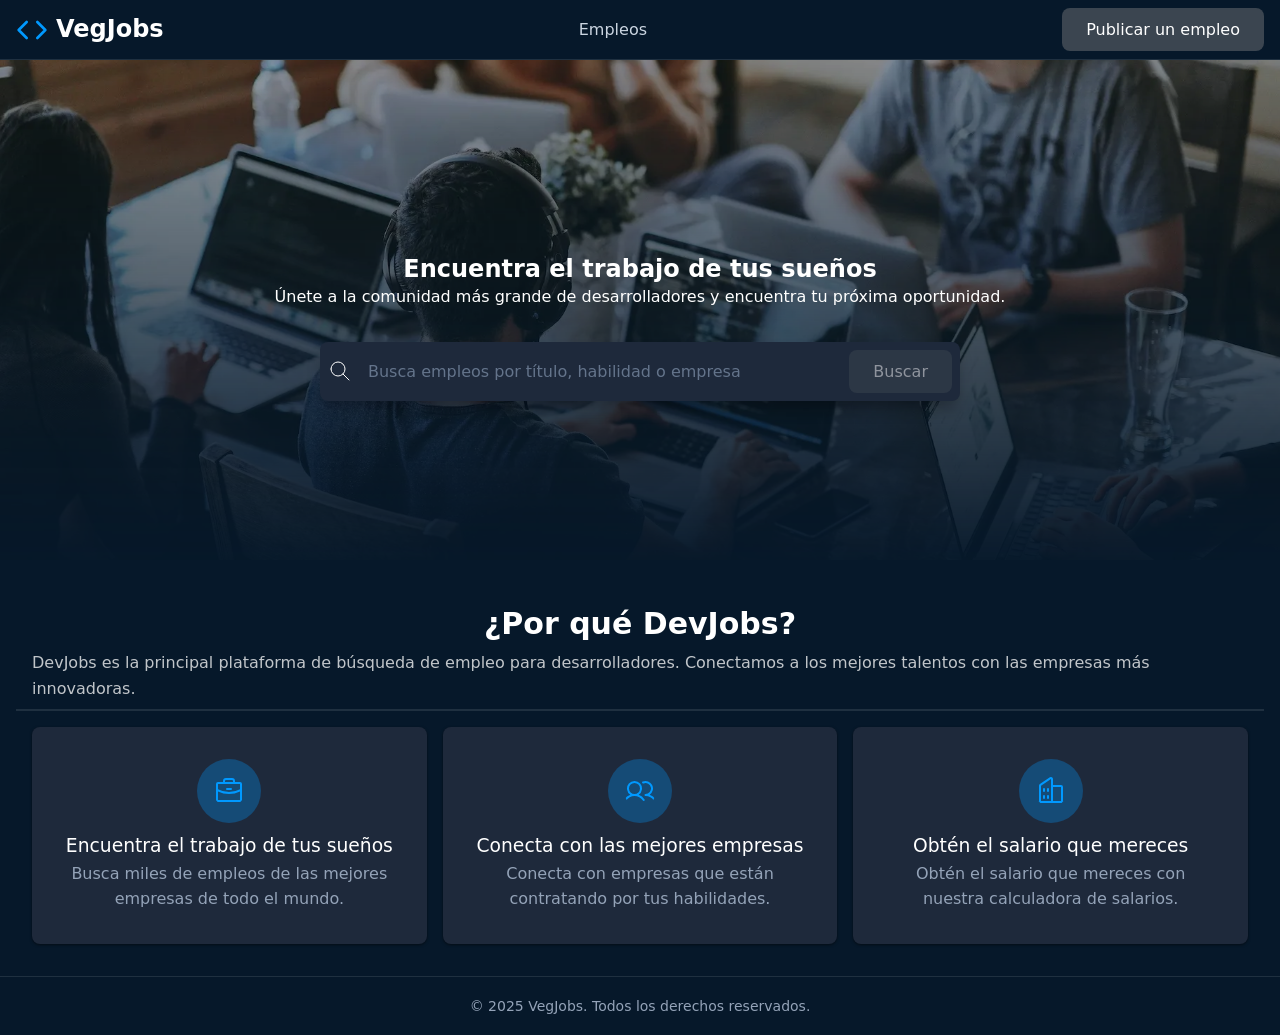
<file: 00-html-css/mine/index.html>
<!DOCTYPE html>
<html lang="es">
<meta>
    <title>VegJobs - Inicio</title>

    <meta charset="UTF-8">
    <meta name="viewport" content="width=device-width, initial-scale=1.0">
    <meta name="description" content="Encuentra las mejores ofertas de trabajo para desarrolladores en DevJobs.">
    
    <link rel="stylesheet" href="style.css">
</head>
<body>
    <header>
        <a class="logo" href="index.html">
            <h1>
                    <svg fill="none" stroke="currentColor" stroke-linecap="round" stroke-linejoin="round" stroke-width="2"
                    viewBox="0 0 24 24" xmlns="http://www.w3.org/2000/svg">
                    <polyline points="16 18 22 12 16 6"></polyline>
                    <polyline points="8 6 2 12 8 18"></polyline>
                    </svg>
                    VegJobs
            </h1>
        </a>
        <nav>
            <a href="/00-html-css/mine/pages/empleos.html">Empleos</a>
        </nav>

        <div>
            <button>Publicar un empleo</button>
        </div>
    </header>

    <main>
        <section>
            <img src="./background.webp" width="200" />
            <h1>Encuentra el trabajo de tus sueños</h1>
            <p>Únete a la comunidad más grande de desarrolladores y encuentra tu próxima oportunidad.</p>

            <form role="search">
                <div>
                    <svg xmlns="http://www.w3.org/2000/svg" width="24" height="24" viewBox="0 0 24 24" fill="none"
                    stroke="currentColor" stroke-width="1" stroke-linecap="round" stroke-linejoin="round"
                    class="icon icon-tabler icons-tabler-outline icon-tabler-search">
                    <path stroke="none" d="M0 0h24v24H0z" fill="none" />
                    <path d="M10 10m-7 0a7 7 0 1 0 14 0a7 7 0 1 0 -14 0" />
                    <path d="M21 21l-6 -6" />
                    </svg>

                    <input requiered type="text" placeholder="Busca empleos por título, habilidad o empresa">
                    <button disabled type="submit">Buscar</button>
                </div>
            </form>
        </section>
        <section>
            <header>
                <h2>¿Por qué DevJobs?</h2>
                <p>DevJobs es la principal plataforma de búsqueda de empleo para desarrolladores. Conectamos a los mejores
                talentos con las empresas más innovadoras.</p>
            </header>
            <footer>
                <article>
                    <svg fill="currentColor" height="32" viewBox="0 0 256 256" width="32" xmlns="http://www.w3.org/2000/svg"
                        aria-hidden="true">
                        <path
                        d="M216,56H176V48a24,24,0,0,0-24-24H104A24,24,0,0,0,80,48v8H40A16,16,0,0,0,24,72V200a16,16,0,0,0,16,16H216a16,16,0,0,0,16-16V72A16,16,0,0,0,216,56ZM96,48a8,8,0,0,1,8-8h48a8,8,0,0,1,8,8v8H96ZM216,72v41.61A184,184,0,0,1,128,136a184.07,184.07,0,0,1-88-22.38V72Zm0,128H40V131.64A200.19,200.19,0,0,0,128,152a200.25,200.25,0,0,0,88-20.37V200ZM104,112a8,8,0,0,1,8-8h32a8,8,0,0,1,0,16H112A8,8,0,0,1,104,112Z">
                        </path>
                    </svg>
                    <h3>Encuentra el trabajo de tus sueños</h3>
                    <p>Busca miles de empleos de las mejores empresas de todo el mundo.</p>
                </article>

                <article>
                    <svg fill="currentColor" height="32" viewBox="0 0 256 256" width="32" xmlns="http://www.w3.org/2000/svg"
                        aria-hidden="true">
                        <path
                        d="M117.25,157.92a60,60,0,1,0-66.5,0A95.83,95.83,0,0,0,3.53,195.63a8,8,0,1,0,13.4,8.74,80,80,0,0,1,134.14,0,8,8,0,0,0,13.4-8.74A95.83,95.83,0,0,0,117.25,157.92ZM40,108a44,44,0,1,1,44,44A44.05,44.05,0,0,1,40,108Zm210.14,98.7a8,8,0,0,1-11.07-2.33A79.83,79.83,0,0,0,172,168a8,8,0,0,1,0-16,44,44,0,1,0-16.34-84.87,8,8,0,1,1-5.94-14.85,60,60,0,0,1,55.53,105.64,95.83,95.83,0,0,1,47.22,37.71A8,8,0,0,1,250.14,206.7Z">
                        </path>
                    </svg>
                    <h3>Conecta con las mejores empresas</h3>
                    <p>Conecta con empresas que están contratando por tus habilidades.</p>
                </article>

                <article>
                    <svg fill="currentColor" height="32" viewBox="0 0 256 256" width="32" xmlns="http://www.w3.org/2000/svg"
                        aria-hidden="true">
                        <path
                        d="M240,208H224V96a16,16,0,0,0-16-16H144V32a16,16,0,0,0-24.88-13.32L39.12,72A16,16,0,0,0,32,85.34V208H16a8,8,0,0,0,0,16H240a8,8,0,0,0,0-16ZM208,96V208H144V96ZM48,85.34,128,32V208H48ZM112,112v16a8,8,0,0,1-16,0V112a8,8,0,1,1,16,0Zm-32,0v16a8,8,0,0,1-16,0V112a8,8,0,1,1,16,0Zm0,56v16a8,8,0,0,1-16,0V168a8,8,0,0,1,16,0Zm32,0v16a8,8,0,0,1-16,0V168a8,8,0,0,1,16,0Z">
                        </path>
                    </svg>
                    <h3>Obtén el salario que mereces</h3>
                    <p>Obtén el salario que mereces con nuestra calculadora de salarios.</p>
                </article>
            </footer>
        </section>
    </main>

    <footer>
        <small>&copy; 2025 VegJobs. Todos los derechos reservados.</small>
    </footer>
</body>
</html>
</file>
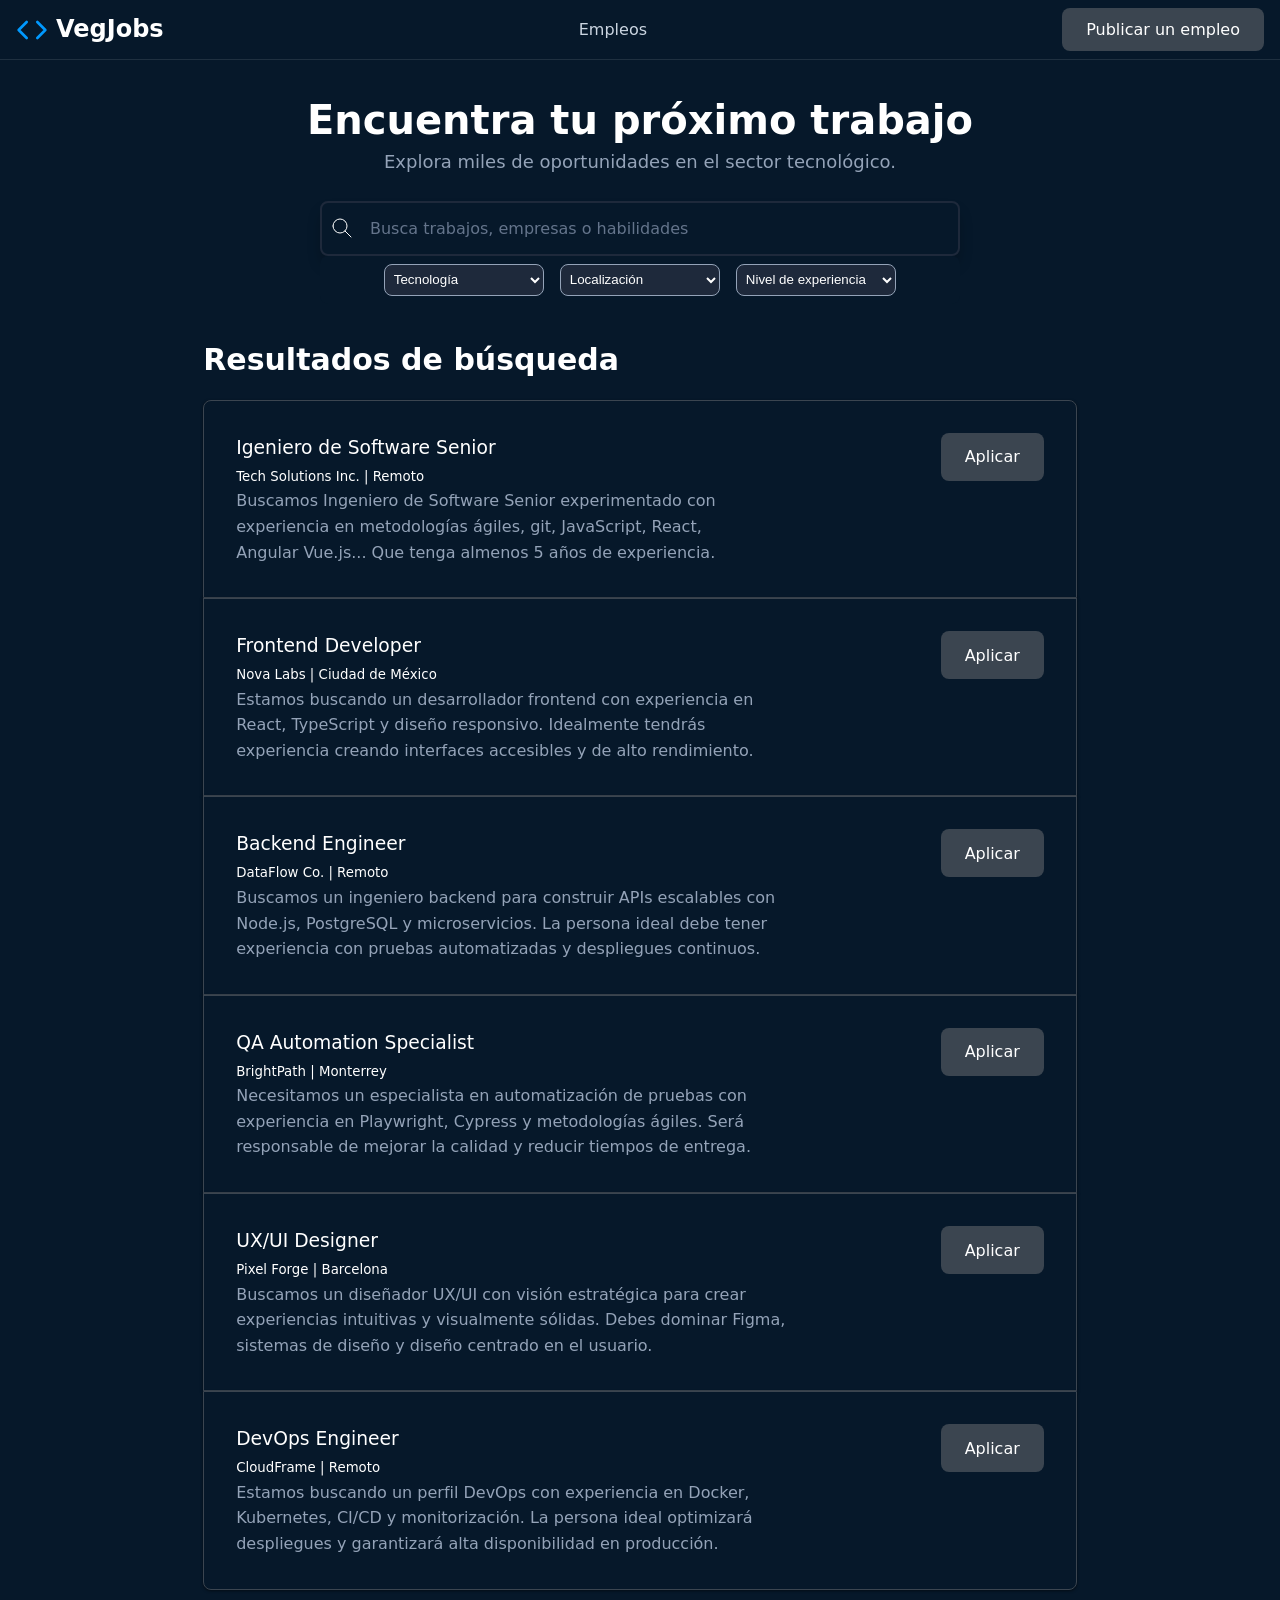
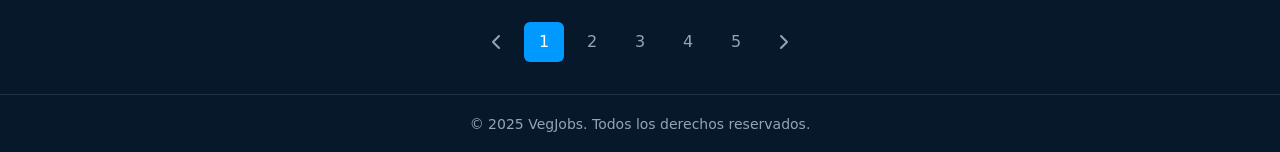
<file: 00-html-css/mine/pages/empleos.html>
<!DOCTYPE html>
<html lang="es">
<meta>
    <title>VegJobs - Empleos</title>

    <meta charset="UTF-8">
    <meta name="viewport" content="width=device-width, initial-scale=1.0">
    <meta name="description" content="Encuentra las mejores ofertas de trabajo para desarrolladores en DevJobs.">
    
    <link rel="stylesheet" href="../style.css">

    <script type="module" src="../script.js"></script>

</head>
<body>
    <header>
        <a class="logo" href="../index.html">
            <h1>
                    <svg fill="none" stroke="currentColor" stroke-linecap="round" stroke-linejoin="round" stroke-width="2"
                    viewBox="0 0 24 24" xmlns="http://www.w3.org/2000/svg">
                    <polyline points="16 18 22 12 16 6"></polyline>
                    <polyline points="8 6 2 12 8 18"></polyline>
                    </svg>
                    VegJobs
            </h1>
        </a>
        <nav>
            <a href="/00-html-css/mine/pages/empleos.html">Empleos</a>
        </nav>

        <div>
            <button>Publicar un empleo</button>
        </div>
    </header>

    <main>
        <section class="jobs-search">
            <h1>Encuentra tu próximo trabajo</h1>
            <p>Explora miles de oportunidades en el sector tecnológico.</p>

            <form role="search">
                <div class="search-bar">
                    <svg xmlns="http://www.w3.org/2000/svg" width="24" height="24" viewBox="0 0 24 24" fill="none"
                    stroke="currentColor" stroke-width="1" stroke-linecap="round" stroke-linejoin="round"
                    class="icon icon-tabler icons-tabler-outline icon-tabler-search">
                    <path stroke="none" d="M0 0h24v24H0z" fill="none" />
                    <path d="M10 10m-7 0a7 7 0 1 0 14 0a7 7 0 1 0 -14 0" />
                    <path d="M21 21l-6 -6" />
                    </svg>
                    <input requiered type="text" placeholder="Busca trabajos, empresas o habilidades">
                </div>

                <div class="search-filters">
                    <select name="technology" id="filter-technology">
                        <option value="">Tecnología</option>
                        <option value="javascript">JavaScript</option>
                        <option value="python">Python</option>
                        <option value="react">React</option>
                        <option value="nodejs">Node.js</option>
                    </select>

                    <select name="location" id="location">
                        <option value="">Localización</option>
                        <option value="remoto">Remoto</option>
                        <option value="cdmx">Ciudad de México</option>
                        <option value="guadalajara">Guadalajara</option>
                        <option value="montrey">Monterrey</option>
                        <option value="barcelona">Barcelona</option>
                    </select>

                    <select name="experience-level" id="experience-level">
                        <option value="">Nivel de experiencia</option>
                        <option value="junior">Junior</option>
                        <option value="mid">Mid-Level</option>
                        <option value="senior">Senior</option>
                        <option value="lead">Lead</option>
                    </select>
                </div>

            </form>
        </section>

        <section class="jobs-cards">

            <div class="jobs-listing">
                <h2>Resultados de búsqueda</h2>
                <article>
                <a href="./offers/ingeniero-software-senior.html">
                    <div>
                        <h3>Igeniero de Software Senior</h3>
                        <small>Tech Solutions Inc. | Remoto</small>
                        <p>Buscamos Ingeniero de Software Senior experimentado con experiencia en metodologías ágiles, git, JavaScript, React, Angular Vue.js... Que tenga almenos 5 años de experiencia.</p>
                    </div>
                </a>
                    <button class="button-apply-job">Aplicar</button>
                </article>
                <article>
                    <div>
                        <h3>Frontend Developer</h3>
                        <small>Nova Labs | Ciudad de México</small>
                        <p>Estamos buscando un desarrollador frontend con experiencia en React, TypeScript y diseño responsivo. Idealmente tendrás experiencia creando interfaces accesibles y de alto rendimiento.</p>
                    </div>
                    <button class="button-apply-job">Aplicar</button>
                </article>

                <article>
                    <div>
                        <h3>Backend Engineer</h3>
                        <small>DataFlow Co. | Remoto</small>
                        <p>Buscamos un ingeniero backend para construir APIs escalables con Node.js, PostgreSQL y microservicios. La persona ideal debe tener experiencia con pruebas automatizadas y despliegues continuos.</p>
                    </div>
                    <button class="button-apply-job">Aplicar</button>
                </article>

                <article>
                    <div>
                        <h3>QA Automation Specialist</h3>
                        <small>BrightPath | Monterrey</small>
                        <p>Necesitamos un especialista en automatización de pruebas con experiencia en Playwright, Cypress y metodologías ágiles. Será responsable de mejorar la calidad y reducir tiempos de entrega.</p>
                    </div>
                    <button class="button-apply-job">Aplicar</button>
                </article>

                <article>
                    <div>
                        <h3>UX/UI Designer</h3>
                        <small>Pixel Forge | Barcelona</small>
                        <p>Buscamos un diseñador UX/UI con visión estratégica para crear experiencias intuitivas y visualmente sólidas. Debes dominar Figma, sistemas de diseño y diseño centrado en el usuario.</p>
                    </div>
                    <button class="button-apply-job">Aplicar</button>
                </article>

                <article>
                    <div>
                        <h3>DevOps Engineer</h3>
                        <small>CloudFrame | Remoto</small>
                        <p>Estamos buscando un perfil DevOps con experiencia en Docker, Kubernetes, CI/CD y monitorización. La persona ideal optimizará despliegues y garantizará alta disponibilidad en producción.</p>
                    </div>
                    <button class="button-apply-job">Aplicar</button>
                </article>
            </div>

            <nav class="pagination">
                <a href="#">
                    <svg xmlns="http://www.w3.org/2000/svg" width="24" height="24" viewBox="0 0 24 24" fill="none" stroke="currentColor" stroke-width="2" stroke-linecap="round" stroke-linejoin="round" class="icon icon-tabler icons-tabler-outline icon-tabler-chevron-left">
                    <path stroke="none" d="M0 0h24v24H0z" fill="none" />
                    <path d="M15 6l-6 6l6 6" />
                    </svg>
                </a>
                <a class="is-active" href="#">1</a>
                <a href="#">2</a>
                <a href="#">3</a>
                <a href="#">4</a>
                <a href="#">5</a>
                <a href="#">
                    <svg xmlns="http://www.w3.org/2000/svg" width="24" height="24" viewBox="0 0 24 24" fill="none" stroke="currentColor" stroke-width="2" stroke-linecap="round" stroke-linejoin="round" class="icon icon-tabler icons-tabler-outline icon-tabler-chevron-right">
                    <path stroke="none" d="M0 0h24v24H0z" fill="none" />
                    <path d="M9 6l6 6l-6 6" />
                    </svg>
                </a>
            </nav>
        </section>
    </main>

    <footer>
        <small>&copy; 2025 VegJobs. Todos los derechos reservados.</small>
    </footer>
</body>
</html>
</file>
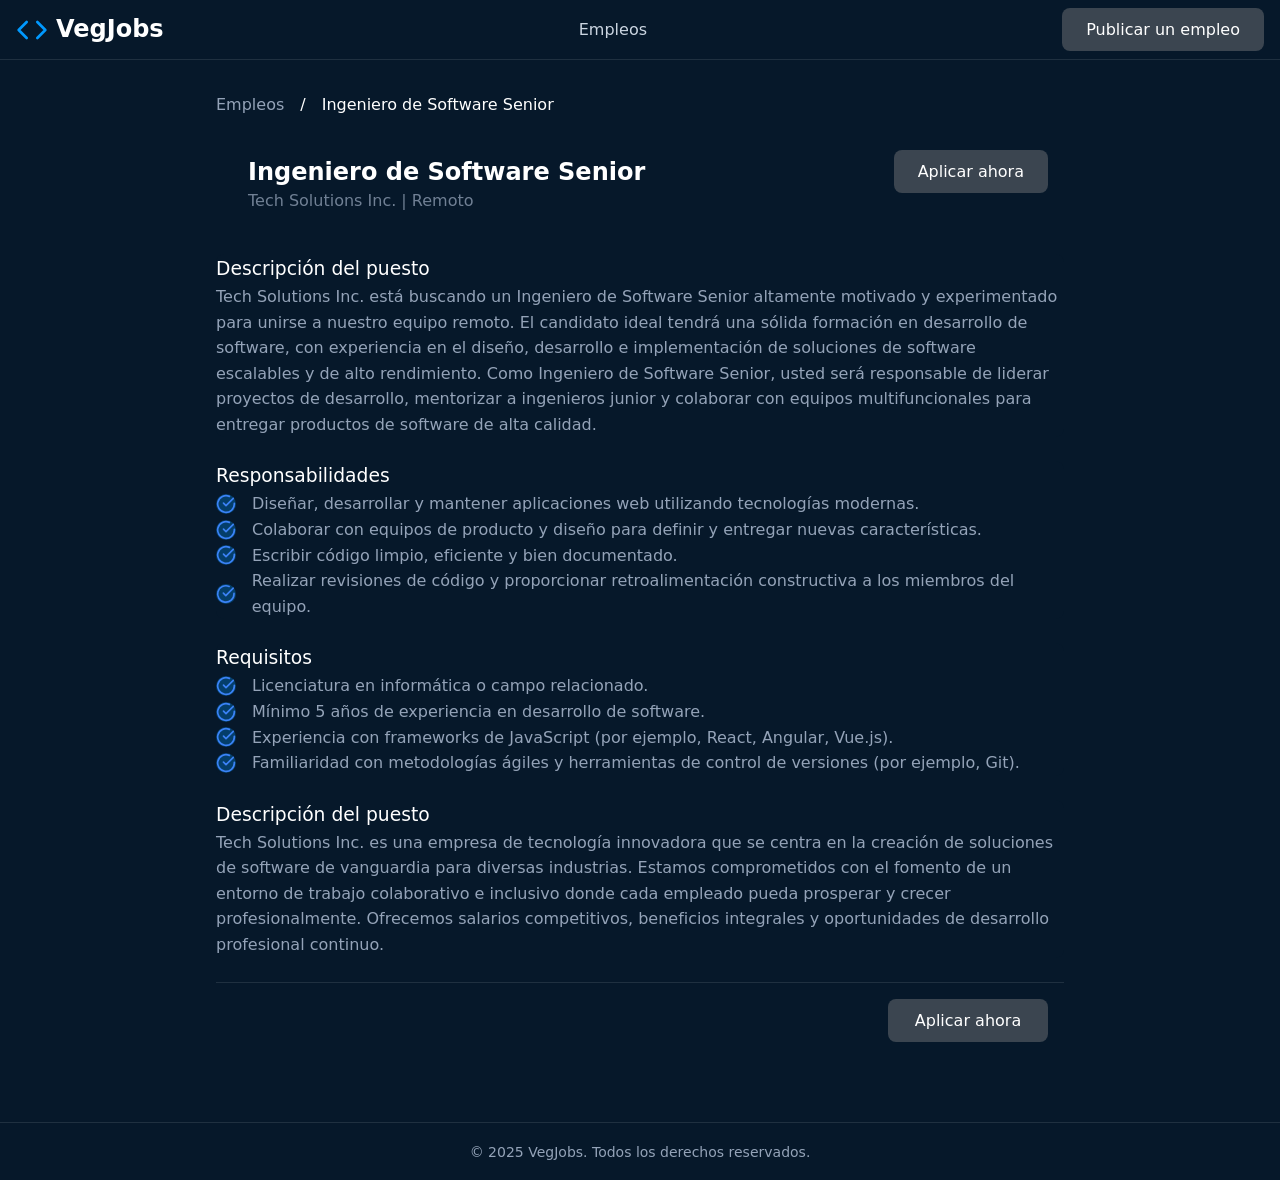
<file: 00-html-css/mine/pages/offers/ingeniero-software-senior.html>
<!DOCTYPE html>
<html lang="es">
<meta>
    <title>VegJobs - Inicio</title>

    <meta charset="UTF-8">
    <meta name="viewport" content="width=device-width, initial-scale=1.0">
    <meta name="description" content="Encuentra las mejores ofertas de trabajo para desarrolladores en DevJobs.">
    
    <link rel="stylesheet" href="../../style.css">

    <script type="module" src="../../script.js"></script>

</head>
<body>
    <header>
        <a class="logo" href="../../index.html">
            <h1>
                    <svg fill="none" stroke="currentColor" stroke-linecap="round" stroke-linejoin="round" stroke-width="2"
                    viewBox="0 0 24 24" xmlns="http://www.w3.org/2000/svg">
                    <polyline points="16 18 22 12 16 6"></polyline>
                    <polyline points="8 6 2 12 8 18"></polyline>
                    </svg>
                    VegJobs
            </h1>
        </a>
        <nav>
            <a href="/00-html-css/mine/pages/empleos.html">Empleos</a>
        </nav>

        <div>
            <button>Publicar un empleo</button>
        </div>
    </header>

    <main class="job-details">
        <nav class="route">
            <a href="../empleos.html">Empleos</a> / <span>Ingeniero de Software Senior</span>
        </nav>

        <section class="job-header">
            <header class="job-title">
                <h1>Ingeniero de Software Senior</h1>
                <p class="company-info">Tech Solutions Inc. | Remoto</p>
            </header>
            <button class="btn-primary">Aplicar ahora</button>
        </section>

        <section class="job-body">
            <article>
                <h3>Descripción del puesto</h3>
                <p>Tech Solutions Inc. está buscando un Ingeniero de Software Senior altamente motivado y experimentado para unirse a nuestro equipo remoto. El candidato ideal tendrá una sólida formación en desarrollo de software, con experiencia en el diseño, desarrollo e implementación de soluciones de software escalables y de alto rendimiento. Como Ingeniero de Software Senior, usted será responsable de liderar proyectos de desarrollo, mentorizar a ingenieros junior y colaborar con equipos multifuncionales para entregar productos de software de alta calidad.</p>
            </article>

            <article>
                <h3>Responsabilidades</h3>
                <div class="check-line">
                    <svg class="check-icon" xmlns="http://www.w3.org/2000/svg" viewBox="0 0 24 24" fill="none" stroke="currentColor" stroke-width="2" stroke-linecap="round" stroke-linejoin="round"><path d="M22 11.08V12a10 10 0 1 1-5.93-9.14"></path><polyline points="22 4 12 14.01 9 11.01"></polyline></svg>
                    <p>Diseñar, desarrollar y mantener aplicaciones web utilizando tecnologías modernas.</p>
                </div>
                <div class="check-line">
                    <svg class="check-icon" xmlns="http://www.w3.org/2000/svg" viewBox="0 0 24 24" fill="none" stroke="currentColor" stroke-width="2" stroke-linecap="round" stroke-linejoin="round"><path d="M22 11.08V12a10 10 0 1 1-5.93-9.14"></path><polyline points="22 4 12 14.01 9 11.01"></polyline></svg>
                    <p>Colaborar con equipos de producto y diseño para definir y entregar nuevas características.</p>
                </div>
                <div class="check-line">
                    <svg class="check-icon" xmlns="http://www.w3.org/2000/svg" viewBox="0 0 24 24" fill="none" stroke="currentColor" stroke-width="2" stroke-linecap="round" stroke-linejoin="round"><path d="M22 11.08V12a10 10 0 1 1-5.93-9.14"></path><polyline points="22 4 12 14.01 9 11.01"></polyline></svg>
                    <p>Escribir código limpio, eficiente y bien documentado.</p>
                </div>
                <div class="check-line">
                    <svg class="check-icon" xmlns="http://www.w3.org/2000/svg" viewBox="0 0 24 24" fill="none" stroke="currentColor" stroke-width="2" stroke-linecap="round" stroke-linejoin="round"><path d="M22 11.08V12a10 10 0 1 1-5.93-9.14"></path><polyline points="22 4 12 14.01 9 11.01"></polyline></svg>
                    <p>Realizar revisiones de código y proporcionar retroalimentación constructiva a los miembros del equipo.</p>
                </div>
            </article>

            <article>
                <h3>Requisitos</h3>
                <div class="check-line">
                    <svg class="check-icon" xmlns="http://www.w3.org/2000/svg" viewBox="0 0 24 24" fill="none" stroke="currentColor" stroke-width="2" stroke-linecap="round" stroke-linejoin="round"><path d="M22 11.08V12a10 10 0 1 1-5.93-9.14"></path><polyline points="22 4 12 14.01 9 11.01"></polyline></svg>
                    <p>Licenciatura en informática o campo relacionado.</p>
                </div>
                <div class="check-line">
                    <svg class="check-icon" xmlns="http://www.w3.org/2000/svg" viewBox="0 0 24 24" fill="none" stroke="currentColor" stroke-width="2" stroke-linecap="round" stroke-linejoin="round"><path d="M22 11.08V12a10 10 0 1 1-5.93-9.14"></path><polyline points="22 4 12 14.01 9 11.01"></polyline></svg>
                    <p>Mínimo 5 años de experiencia en desarrollo de software.</p>
                </div>
                <div class="check-line">
                    <svg class="check-icon" xmlns="http://www.w3.org/2000/svg" viewBox="0 0 24 24" fill="none" stroke="currentColor" stroke-width="2" stroke-linecap="round" stroke-linejoin="round"><path d="M22 11.08V12a10 10 0 1 1-5.93-9.14"></path><polyline points="22 4 12 14.01 9 11.01"></polyline></svg>
                    <p>Experiencia con frameworks de JavaScript (por ejemplo, React, Angular, Vue.js).</p>
                </div>
                <div class="check-line">
                    <svg class="check-icon" xmlns="http://www.w3.org/2000/svg" viewBox="0 0 24 24" fill="none" stroke="currentColor" stroke-width="2" stroke-linecap="round" stroke-linejoin="round"><path d="M22 11.08V12a10 10 0 1 1-5.93-9.14"></path><polyline points="22 4 12 14.01 9 11.01"></polyline></svg>
                    <p>Familiaridad con metodologías ágiles y herramientas de control de versiones (por ejemplo, Git).</p>
                </div>
            </article>

            <article>
                <h3>Descripción del puesto</h3>
                <p>Tech Solutions Inc. es una empresa de tecnología innovadora que se centra en la creación de soluciones de software de vanguardia para diversas industrias. Estamos comprometidos con el fomento de un entorno de trabajo colaborativo e inclusivo donde cada empleado pueda prosperar y crecer profesionalmente. Ofrecemos salarios competitivos, beneficios integrales y oportunidades de desarrollo profesional continuo.</p>
            </article>

            <footer class="btn-footer">
                <button class="btn-primary">Aplicar ahora</button>
            </footer>

        </section>
    </main>

    <footer>
        <small>&copy; 2025 VegJobs. Todos los derechos reservados.</small>
    </footer>
</body>
</html>
</file>
<file: 00-html-css/mine/style.css>
* {
  margin: 0;
  padding: 0;
  box-sizing: border-box;
}






:root {
  --primary: #3b4550;
  --primary-dark: #0a3d66;
  --primary-hover: #0d5ba8;
  --primary-light: #09f;
  --background: #06182a;
  --text-primary: #ffffff;
  --text-secondary: #cbd5e1;
  --text-muted: #94a3b8;
  --border: rgba(255, 255, 255, 0.1);
  --card-bg: #1e293b;
  --shadow: rgba(0, 0, 0, 0.3);
  --input-bg: #1e293b;
  --hsla-example: hsla(210, 100%, 56%, 1);
}










@font-face {
  font-family: 'Inter Variable';
  font-style: normal;
  font-display: swap;
  font-weight: 100 900;
  src: url(https://cdn.jsdelivr.net/fontsource/fonts/inter:vf@latest/latin-wght-normal.woff2) format('woff2-variations');
  unicode-range: U+0000-00FF,U+0131,U+0152-0153,U+02BB-02BC,U+02C6,U+02DA,U+02DC,U+0304,U+0308,U+0329,U+2000-206F,U+20AC,U+2122,U+2191,U+2193,U+2212,U+2215,U+FEFF,U+FFFD;
}










body {
  font-family: system-ui;
  background-color: var(--background);
  color: var(--text-primary);
  min-height: 100vh;
  display: flex;
  flex-direction: column;
  line-height: 1.6;
}













/* Títulos principales */
h1 {
  font-size: 1.5rem;
  line-height: 1.2;
  text-wrap: balance;
  display: flex;
  align-items: center;
  gap: 0.5rem;

  svg {
    width: 2rem;
    height: 2rem;
    color: var(--primary-light);
  }
}

h1 + p {
  text-wrap: balance;
  margin-bottom: 2rem
}

/* Header */
header {
  border-bottom: 1px solid var(--border);
  background: var(--background);
  padding: .5rem 1rem;
  display: flex;
  align-items: center;
  justify-content: space-between;
  gap: 2rem;

  h2 {
    font-size: 1.25rem;
    font-weight: 700;
    color: var(--text-primary);
  }
}

/* Navegación del header a otras páginas */
nav {
  align-items: center;
  gap: 1rem;
  display: flex;

  a {
    text-decoration: none;
    color: var(--text-secondary);
    transition: color 0.2s;
    font-weight: 500;

    &:hover, &:focus {
      color: var(--primary);
      outline: none;
    }
  }
}

/* Botones del Header */
header div a {
  padding: 0.5rem 1rem;
  border-radius: 0.5rem;
  background-color: #334155;
  color: var(--text-primary);
  display: inline-block;
  font-size: 0.875rem;
  font-weight: 700;
  text-decoration: none;
  /* TODO */
}

/* Hero */
main > section:nth-child(1) {
  height: 500px;
  text-align: center;
  display: flex;
  flex-direction: column;
  justify-content: center;
  align-items: center;

  h1 {
    padding-top: 36px;
  }

  & > img {
    position: absolute;
    width: 100%;
    height: 100%;
    object-fit: cover;
    z-index: -1;
    left: 0;
    right: 0;
    mask-image: linear-gradient(to bottom, rgba(16, 25, 34, 1) 5%, rgba(16, 25, 34, 0) 80%);
  }
}

/* Formulario de Búsqueda */
form {
  max-width: 42rem;
  width: 100%;
  margin: 0 auto;
  padding-inline: 1rem;
}

form > div {
  display: flex;
  align-items: center;
  background-color: var(--input-bg);
  border-radius: 0.5rem;
  box-shadow: 0 10px 15px -3px var(--shadow);
  padding: 0.5rem;
  gap: 0.5rem;
}

form span {
  padding-left: 0.75rem;
  color: var(--text-muted);
  display: flex;
  align-items: center;
  flex-shrink: 0;
}

form input[type="text"] {
  flex: 1;
  background: transparent;
  border: none;
  outline: none;
  color: var(--text-primary);
  padding: 0.75rem 0.5rem;
  font-size: 1rem;
  font-family: inherit;
}

form input[type="text"]::placeholder {
  color: #64748b;
}

button {
  padding: 0.75rem 1.5rem;
  border-radius: 0.5rem;
  background-color: var(--primary);
  color: white;
  font-weight: 400;
  border: none;
  cursor: pointer;
  transition: all 0.2s;
  font-family: inherit;
  font-size: 1rem;
  white-space: nowrap;

  &:hover, /* pseudo-clase que significa que el ratón está encima */
  &:focus { /* pseudo-clase que significa que el elemento tiene el foco */
    background-color: var(--primary-hover);
    outline: 2px solid white;
    outline-offset: 2px;
  }

  &:active { 
    transform: scale(0.90)
  }

  &:disabled {
    opacity: .5;
    pointer-events: none;
  }
}

/* Features Section */
main > section:nth-child(2) {
  padding-inline: 1rem;
  background-color: var(--background);
  padding-top: 2rem;

  & > header {
    gap: 2px;
    flex-direction: column;

    h2 {
      margin-bottom: 0;
    }

    p {
      opacity: .75;
    }
  }

  & > div {
    max-width: 1280px;
    margin: 0 auto;
  }
}

main > section:nth-child(2) h2 {
  font-size: 1.875rem;
  font-weight: 700;
  color: var(--text-primary);
  margin-bottom: 1rem;
}

main > section:nth-child(2) > div > div:first-child > p {
  font-size: 1.125rem;
  color: var(--text-muted);
  max-width: 42rem;
  margin: 0 auto;
}

/* Grid de Features */
main > section:nth-child(2) footer {
  display: grid;
  grid-template-columns: repeat(auto-fit, minmax(280px, 1fr));
  gap: 16px
}

/* Feature Cards */
/* article {
  background-color: var(--card-bg);
  padding: 2rem;
  margin-bottom: 16px;
  border-radius: 0.5rem;                   
  box-shadow: 0px 1px 3px 0 var(--shadow); 

  svg {
    color: var(--primary-light);          
    background: rgba(0, 153, 255, 0.3);  
    border-radius: 9999px;               
    width: 64px;                         
    height: 64px;                        
    padding: 16px;                       
  }

  h3 {
    font-weight: 500;
  }

  p {
    color: var(--text-muted);
  }
} */

/* Footer */
footer {
  background-color: var(--background);
  border-top: 1px solid var(--border);
  text-align: center;
  padding: 16px;

  small {
    color: var(--text-muted);
    font-size: 0.875rem;
  }
}

article {
  background-color: var(--card-bg);
  padding: 2rem;
  margin-bottom: 16px;
  border-radius: 0.5rem;
  box-shadow: 0px 1px 3px 0px rgba(0, 0, 0, 0.5);

  svg {
    color: var(--primary-light);
    background: rgba(0, 153, 255, .3);
    width: 64px;
    height: 64px;
    border-radius: 100%;
    padding: 16px;
  }

  p {
    color: var(--text-muted);
  }

  h3 {
    font-weight: 500;
  }
}

.logo {
    text-decoration: none;
    color: var(--text-primary);
}

.jobs-search {
    margin: 0px;
    padding: 0px;
    height: auto !important;

    h1 {
        font-size: 2.5rem;
        margin-bottom: .25rem;
    }

    p {
        font-size: 1.125rem;
        color: var(--text-muted);
        margin-bottom: 1.5rem;
    }

    .search-bar {
        background: var(--background);
        border: 2px solid var(--input-bg);
        padding: .25rem .5rem;
        transition: 0.5s;
    }

    .search-filters {
        display: flex;
        flex-wrap: wrap;
        justify-content: center;
        gap: 1rem;
        background: var(--background);
        box-shadow: none;

        select {
            width: 10rem;
            background-color: var(--card-bg);
            color: #fff;
            border: 1px solid var(--text-muted);
            padding: 0.3rem;
            border-radius: .5rem;
            height: 2rem;
        }
    }
}

nav.pagination {
        display: flex;
        justify-content: center;
        gap: 0.5rem;
        margin: 2rem;
        
        a {
            display: flex;
            align-items: center;
            justify-content: center;
            width: 2.5rem;
            height: 2.5rem;
            text-decoration: none;
            color: var(--text-muted);
            border-radius: 0.375rem;
            transition: all .3s;

            &:hover {
                background-color: #fff;
            }

            &.is-active {
                background-color: var(--primary-light);
                color: white;
                pointer-events: none;
            }
        }
    }

.jobs-cards {
    display: flex;
    flex-direction: column;
    
    article {
        display: flex;
        flex-direction: row;
        justify-content: space-between;
        background-color: var(--background);
        border: 1px solid var(--primary);
        border-radius: 0px;
        margin-bottom: 0px;
    }

    a {
        text-decoration: none;
        color: #fff;
    }
    
    div {
        width: 70%;
    }

    button {
        height: 3rem;
        margin-left: 1rem;
    }

    article:first-of-type {
        border-top-left-radius: 0.5rem;
        border-top-right-radius: 0.5rem;
    }

    article:last-of-type {
        border-bottom-left-radius: 0.5rem;
        border-bottom-right-radius: 0.5rem;
    }
    
}

.applied {
    background: #0dea92;

}

.job-details {
  max-width: 896px;
  width: 100%;
  margin: 0 auto;
  padding: 2rem 1.5rem 4rem 1.5rem;
  flex: 1;

  .route {
    a {
        color: var(--text-muted);
    }
  }

  .job-header {
    display: flex;
    justify-content: space-between;
    align-items: flex-start;
  }

  .job-title {
    display: flex;
    flex-direction: column;
    align-items: flex-start;
    border: 0px;
}

  .company-info {
    color: var(--text-muted);
  }

  .job-body {
    display: flex;
    flex-direction: column;

    article {
      background-color: transparent;
      box-shadow: none;
      padding: 0;
      margin-bottom: 1.5rem;
    }

    .check-line {
        display: flex;
        gap: 1rem;
        align-items: center;

        .check-icon {
            width: 1.25rem;
            height: 1.25rem;
            padding: 0;
            color: #3b82f6;
        }
    }
    
    article {
        background-color: var(--background);
        box-shadow: none;
    }

    footer.btn-footer {
        display: flex;
        justify-content: flex-end;
    }

    .btn-primary {
        width: 10rem;
    }
  }
}

.job-hidden {
  display: none !important;
}
</file>
